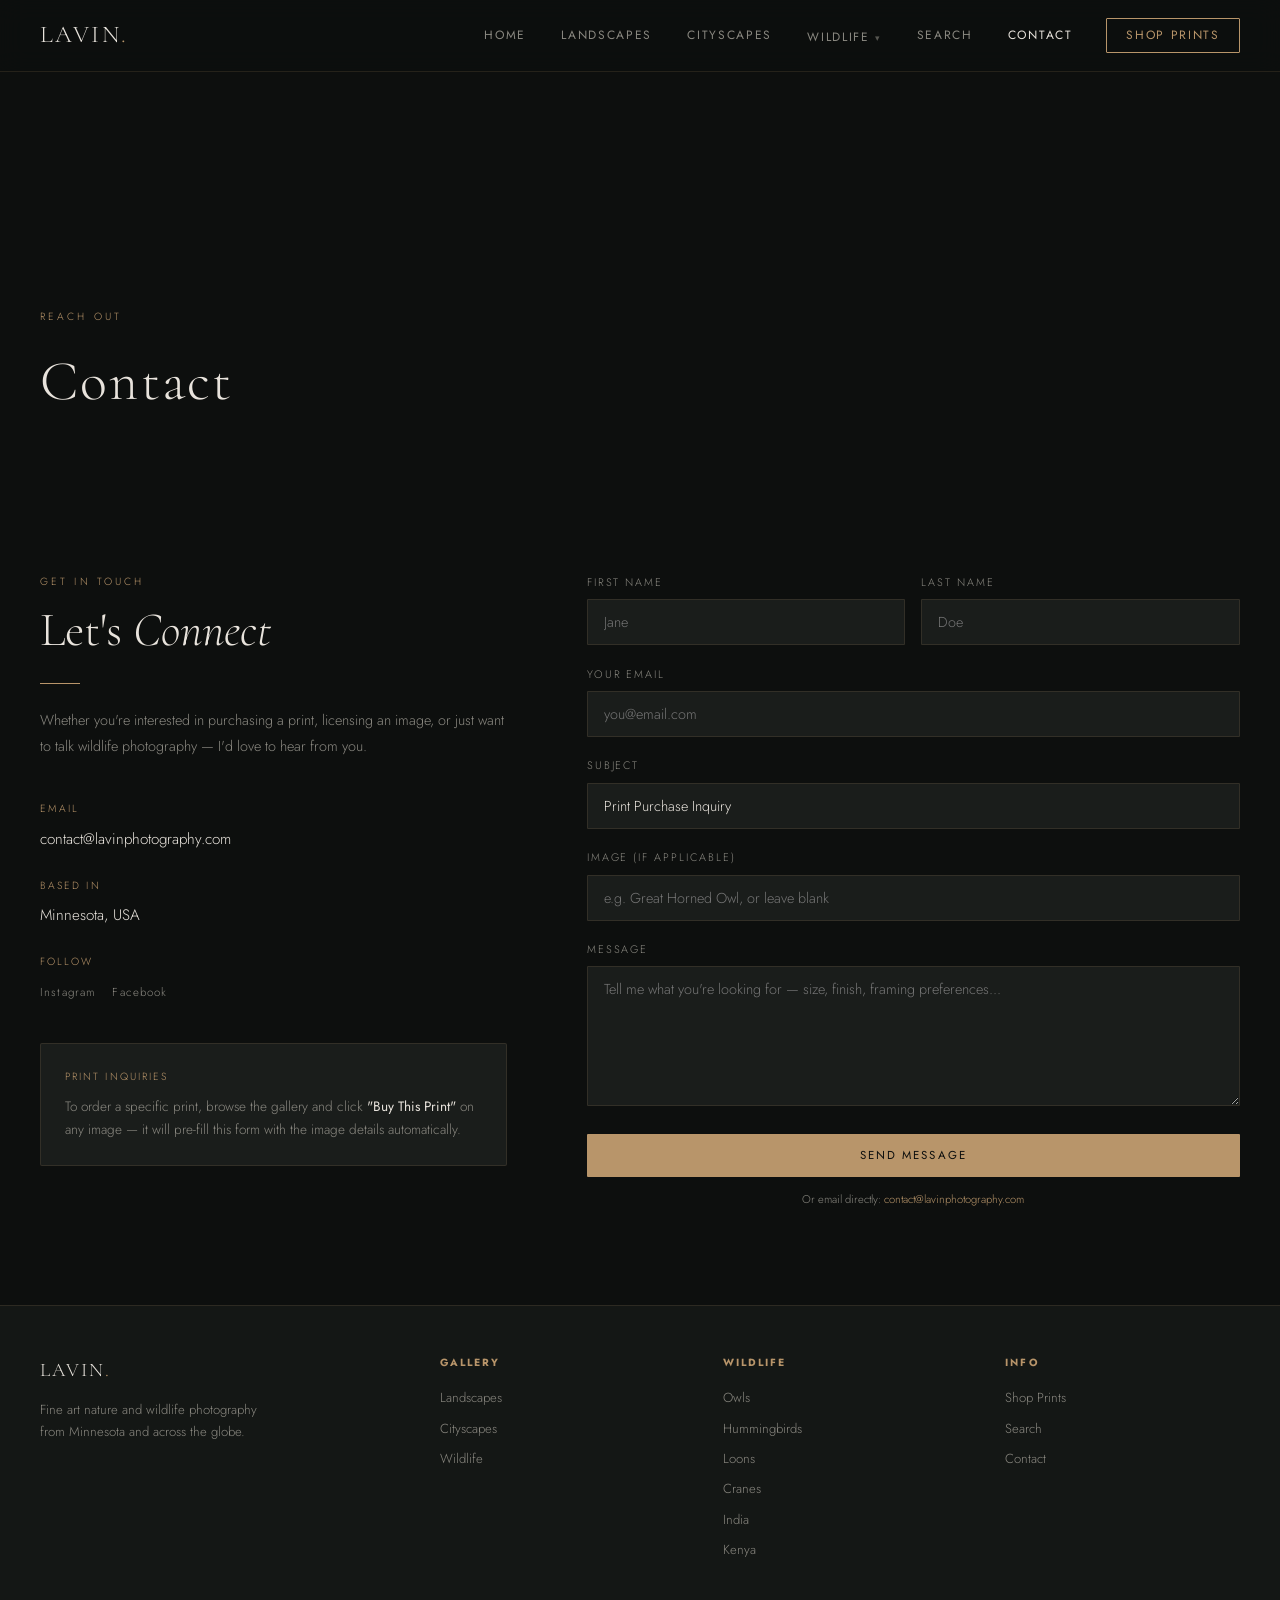
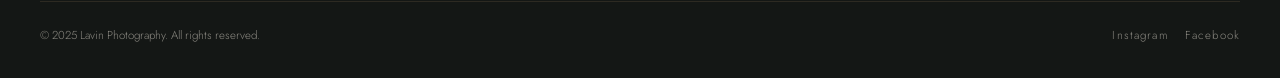
<file: contact.html>
<!DOCTYPE html>
<html lang="en">
<head>
  <meta charset="UTF-8" />
  <meta name="viewport" content="width=device-width, initial-scale=1.0" />
  <title>Contact — Lavin Photography</title>
  <link rel="stylesheet" href="css/style.css" />
</head>
<body>
<header>
  <a class="logo" href="index.html">Lavin<span>.</span></a>
  <nav>
    <a href="index.html">Home</a>
    <a href="landscapes.html">Landscapes</a>
    <a href="cityscapes.html">Cityscapes</a>
    <div class="nav-dropdown">
      <a href="wildlife.html">Wildlife</a>
      <div class="dropdown-menu">
        <a href="wildlife.html#owls">Owls</a>
        <a href="wildlife.html#hummingbirds">Hummingbirds</a>
        <a href="wildlife.html#loons">Loons</a>
        <a href="wildlife.html#cranes">Cranes</a>
        <a href="wildlife.html#india">India</a>
        <a href="wildlife.html#kenya">Kenya</a>
      </div>
    </div>
    <a href="search.html">Search</a>
    <a href="contact.html" class="active">Contact</a>
    <a href="prints.html" class="nav-cta">Shop Prints</a>
  </nav>
  <button class="hamburger" aria-label="Menu"><span></span><span></span><span></span></button>
</header>
<div class="mobile-menu">
  <a href="index.html">Home</a><a href="landscapes.html">Landscapes</a><a href="cityscapes.html">Cityscapes</a>
  <a href="wildlife.html">Wildlife</a>
  <a class="mobile-sub" href="wildlife.html#owls">↳ Owls</a><a class="mobile-sub" href="wildlife.html#hummingbirds">↳ Hummingbirds</a>
  <a class="mobile-sub" href="wildlife.html#loons">↳ Loons</a><a class="mobile-sub" href="wildlife.html#cranes">↳ Cranes</a>
  <a class="mobile-sub" href="wildlife.html#india">↳ India</a><a class="mobile-sub" href="wildlife.html#kenya">↳ Kenya</a>
  <a href="search.html">Search</a><a href="contact.html">Contact</a><a href="prints.html">Shop Prints</a>
</div>

<div class="page-hero" style="margin-top: var(--nav-height);">
  <div class="page-hero-bg" style="background-image: url('https://images.unsplash.com/photo-1501854140801-50d01698950b?w=1600&q=80');"></div>
  <div class="page-hero-overlay"></div>
  <div class="page-hero-content">
    <p class="section-label" style="margin-bottom:0.5rem;">Reach Out</p>
    <h1>Contact</h1>
  </div>
</div>

<section class="section">
  <div class="section-inner">
    <div class="contact-grid">
      <div>
        <p class="section-label reveal">Get in Touch</p>
        <h2 class="section-title reveal">Let's <em>Connect</em></h2>
        <div class="divider reveal"></div>
        <p class="section-desc reveal">Whether you're interested in purchasing a print, licensing an image, or just want to talk wildlife photography — I'd love to hear from you.</p>

        <div style="margin-top:2.5rem;" class="reveal">
          <p style="font-size:0.65rem; letter-spacing:0.2em; text-transform:uppercase; color:var(--accent); margin-bottom:0.5rem;">Email</p>
          <a href="mailto:contact@lavinphotography.com" style="color:var(--text-primary); font-size:0.95rem; text-decoration:none; transition:color 0.2s;" onmouseover="this.style.color='var(--accent)'" onmouseout="this.style.color='var(--text-primary)'">contact@lavinphotography.com</a>
        </div>
        <div style="margin-top:1.5rem;" class="reveal">
          <p style="font-size:0.65rem; letter-spacing:0.2em; text-transform:uppercase; color:var(--accent); margin-bottom:0.5rem;">Based In</p>
          <p style="color:var(--text-primary); font-size:0.95rem;">Minnesota, USA</p>
        </div>
        <div style="margin-top:1.5rem;" class="reveal">
          <p style="font-size:0.65rem; letter-spacing:0.2em; text-transform:uppercase; color:var(--accent); margin-bottom:0.8rem;">Follow</p>
          <div class="social-links" style="justify-content:flex-start;">
            <a href="https://www.instagram.com" target="_blank" rel="noopener">Instagram</a>
            <a href="https://www.facebook.com" target="_blank" rel="noopener">Facebook</a>
          </div>
        </div>

        <div style="margin-top:2.5rem; padding:1.5rem; background:var(--bg-card); border:1px solid var(--border); border-radius:2px;" class="reveal">
          <p style="font-size:0.65rem; letter-spacing:0.2em; text-transform:uppercase; color:var(--accent); margin-bottom:0.6rem;">Print Inquiries</p>
          <p style="font-size:0.85rem; color:var(--text-muted); line-height:1.7;">To order a specific print, browse the gallery and click <strong style="color:var(--text-primary); font-weight:400;">"Buy This Print"</strong> on any image — it will pre-fill this form with the image details automatically.</p>
        </div>
      </div>

      <div class="reveal">
        <!-- ACTION points to Formspree — replace YOUR_FORM_ID with your actual Formspree form ID -->
        <!-- Until then, the JS handler below intercepts and shows a mailto fallback -->
        <form id="contact-form" action="https://formspree.io/f/YOUR_FORM_ID" method="POST">
          <input type="hidden" name="_replyto" value="contact@lavinphotography.com" />
          <input type="hidden" name="_subject" id="hidden-subject" value="Photography Inquiry" />

          <div style="display:grid; grid-template-columns:1fr 1fr; gap:1rem;">
            <div class="form-group">
              <label for="fname">First Name</label>
              <input id="fname" type="text" name="first_name" placeholder="Jane" required />
            </div>
            <div class="form-group">
              <label for="lname">Last Name</label>
              <input id="lname" type="text" name="last_name" placeholder="Doe" required />
            </div>
          </div>
          <div class="form-group">
            <label for="email">Your Email</label>
            <input id="email" type="email" name="email" placeholder="you@email.com" required />
          </div>
          <div class="form-group">
            <label for="subject">Subject</label>
            <select id="subject" name="subject">
              <option value="Print Purchase Inquiry">Print Purchase Inquiry</option>
              <option value="Image Licensing">Image Licensing</option>
              <option value="Custom Print Request">Custom Print Request</option>
              <option value="General Question">General Question</option>
            </select>
          </div>
          <div class="form-group">
            <label for="image-ref">Image (if applicable)</label>
            <input id="image-ref" type="text" name="image_reference" placeholder="e.g. Great Horned Owl, or leave blank" />
          </div>
          <div class="form-group">
            <label for="message">Message</label>
            <textarea id="message" name="message" placeholder="Tell me what you're looking for — size, finish, framing preferences..." required></textarea>
          </div>
          <button type="submit" class="btn-primary" style="width:100%; text-align:center; cursor:pointer; font-family:inherit;">Send Message</button>
          <p style="font-size:0.7rem; color:var(--text-muted); margin-top:0.8rem; text-align:center;">
            Or email directly: <a href="mailto:contact@lavinphotography.com" style="color:var(--accent); text-decoration:none;">contact@lavinphotography.com</a>
          </p>
        </form>
      </div>
    </div>
  </div>
</section>

<footer>
  <div class="footer-inner">
    <div class="footer-brand"><a class="logo" href="index.html">Lavin<span>.</span></a><p>Fine art nature and wildlife photography from Minnesota and across the globe.</p></div>
    <div class="footer-col"><h4>Gallery</h4><a href="landscapes.html">Landscapes</a><a href="cityscapes.html">Cityscapes</a><a href="wildlife.html">Wildlife</a></div>
    <div class="footer-col"><h4>Wildlife</h4><a href="wildlife.html#owls">Owls</a><a href="wildlife.html#hummingbirds">Hummingbirds</a><a href="wildlife.html#loons">Loons</a><a href="wildlife.html#cranes">Cranes</a><a href="wildlife.html#india">India</a><a href="wildlife.html#kenya">Kenya</a></div>
    <div class="footer-col"><h4>Info</h4><a href="prints.html">Shop Prints</a><a href="search.html">Search</a><a href="contact.html">Contact</a></div>
  </div>
  <div class="footer-bottom"><span>© 2025 Lavin Photography. All rights reserved.</span><div class="social-links"><a href="https://www.instagram.com" target="_blank" rel="noopener">Instagram</a><a href="https://www.facebook.com" target="_blank" rel="noopener">Facebook</a></div></div>
</footer>

<script src="js/main.js"></script>
<script>
  // Pre-fill form from URL params (set by "Buy This Print" buttons on gallery pages)
  const params = new URLSearchParams(window.location.search);
  if (params.get('image')) {
    document.getElementById('image-ref').value = params.get('image');
    document.getElementById('subject').value = 'Print Purchase Inquiry';
    document.getElementById('hidden-subject').value = 'Print Inquiry: ' + params.get('image');
    document.getElementById('message').placeholder = 'I\'m interested in a print of "' + params.get('image') + '". Please let me know available sizes and pricing.';
  }

  // Form submission handler — mailto fallback until Formspree is wired up
  document.getElementById('contact-form').addEventListener('submit', function(e) {
    const formId = 'YOUR_FORM_ID';
    if (formId === 'YOUR_FORM_ID') {
      // Formspree not yet configured — use mailto fallback
      e.preventDefault();
      const fname = document.getElementById('fname').value;
      const lname = document.getElementById('lname').value;
      const subj = document.getElementById('subject').value;
      const imgRef = document.getElementById('image-ref').value;
      const msg = document.getElementById('message').value;
      const body = [
        'From: ' + fname + ' ' + lname,
        imgRef ? 'Image: ' + imgRef : '',
        '',
        msg
      ].filter(Boolean).join('\n');
      window.location.href = 'mailto:contact@lavinphotography.com'
        + '?subject=' + encodeURIComponent(subj)
        + '&body=' + encodeURIComponent(body);
    }
    // If Formspree IS configured, the form submits normally
  });
</script>
</body>
</html>
</file>
<file: css/style.css>
@import url('https://fonts.googleapis.com/css2?family=Cormorant+Garamond:ital,wght@0,300;0,400;0,600;1,300;1,400&family=Jost:wght@200;300;400;500&display=swap');

*, *::before, *::after { box-sizing: border-box; margin: 0; padding: 0; }

:root {
  --bg: #0d0f0e;
  --bg-surface: #141715;
  --bg-card: #1a1d1b;
  --text-primary: #e8e3dc;
  --text-muted: #8a8880;
  --accent: #b8956a;
  --accent-light: #d4b48a;
  --border: rgba(184,149,106,0.15);
  --border-hover: rgba(184,149,106,0.35);
  --nav-height: 72px;
}

html { scroll-behavior: smooth; }

body {
  font-family: 'Jost', sans-serif;
  background: var(--bg);
  color: var(--text-primary);
  font-weight: 300;
  font-size: 16px;
  line-height: 1.7;
  overflow-x: hidden;
}

/* ── IMAGE THEFT DETERRENCE ──────────────────────────────── */
img {
  -webkit-user-select: none;
  user-select: none;
  -webkit-user-drag: none;
  pointer-events: none;
}
.item, .cat-card, .search-item, .print-card, [data-lightbox] {
  pointer-events: auto;
}


header {
  position: fixed;
  top: 0; left: 0; right: 0;
  height: var(--nav-height);
  z-index: 100;
  display: flex;
  align-items: center;
  justify-content: space-between;
  padding: 0 2.5rem;
  background: rgba(13,15,14,0.92);
  backdrop-filter: blur(12px);
  border-bottom: 1px solid var(--border);
  transition: background 0.3s;
}

.logo {
  font-family: 'Cormorant Garamond', serif;
  font-weight: 300;
  font-size: 1.5rem;
  letter-spacing: 0.1em;
  color: var(--text-primary);
  text-decoration: none;
  text-transform: uppercase;
}
.logo span { color: var(--accent); }

nav { display: flex; align-items: center; gap: 0; }

nav a {
  font-size: 0.75rem;
  font-weight: 400;
  letter-spacing: 0.14em;
  text-transform: uppercase;
  color: var(--text-muted);
  text-decoration: none;
  padding: 0.5rem 1.1rem;
  transition: color 0.2s;
  position: relative;
}
nav a:hover, nav a.active { color: var(--text-primary); }

.nav-dropdown { position: relative; }
.nav-dropdown > a::after {
  content: '▾';
  font-size: 0.55rem;
  margin-left: 5px;
  opacity: 0.6;
}
.dropdown-menu {
  position: absolute;
  top: calc(100% + 12px);
  left: 50%;
  transform: translateX(-50%);
  min-width: 160px;
  background: var(--bg-surface);
  border: 1px solid var(--border);
  border-radius: 2px;
  padding: 0.5rem 0;
  opacity: 0;
  pointer-events: none;
  transform: translateX(-50%) translateY(-6px);
  transition: opacity 0.2s, transform 0.2s;
}
.nav-dropdown:hover .dropdown-menu {
  opacity: 1;
  pointer-events: all;
  transform: translateX(-50%) translateY(0);
}
.dropdown-menu a {
  display: block;
  padding: 0.45rem 1.2rem;
  font-size: 0.7rem;
  letter-spacing: 0.12em;
  color: var(--text-muted);
  text-decoration: none;
  transition: color 0.2s, background 0.2s;
}
.dropdown-menu a:hover { color: var(--accent-light); background: rgba(184,149,106,0.05); }

.nav-cta {
  margin-left: 1rem;
  background: transparent;
  border: 1px solid var(--accent);
  color: var(--accent) !important;
  border-radius: 1px;
  padding: 0.4rem 1.2rem !important;
  transition: background 0.2s, color 0.2s !important;
}
.nav-cta:hover { background: var(--accent) !important; color: var(--bg) !important; }

/* ── HAMBURGER ────────────────────────────────────────────── */
.hamburger {
  display: none;
  flex-direction: column;
  gap: 5px;
  cursor: pointer;
  background: none;
  border: none;
  padding: 4px;
}
.hamburger span {
  display: block;
  width: 24px;
  height: 1px;
  background: var(--text-primary);
  transition: transform 0.3s, opacity 0.3s;
}
.hamburger.open span:nth-child(1) { transform: translateY(6px) rotate(45deg); }
.hamburger.open span:nth-child(2) { opacity: 0; }
.hamburger.open span:nth-child(3) { transform: translateY(-6px) rotate(-45deg); }

.mobile-menu {
  display: none;
  position: fixed;
  top: var(--nav-height);
  left: 0; right: 0;
  background: var(--bg-surface);
  border-bottom: 1px solid var(--border);
  z-index: 99;
  padding: 1rem 0;
}
.mobile-menu.open { display: block; }
.mobile-menu a {
  display: block;
  padding: 0.7rem 2.5rem;
  font-size: 0.8rem;
  letter-spacing: 0.12em;
  text-transform: uppercase;
  color: var(--text-muted);
  text-decoration: none;
}
.mobile-menu a:hover { color: var(--accent-light); }
.mobile-menu .mobile-sub { padding-left: 3.5rem; color: var(--text-muted); opacity: 0.7; font-size: 0.72rem; }

/* ── HERO ─────────────────────────────────────────────────── */
.hero {
  height: 100vh;
  min-height: 600px;
  position: relative;
  display: flex;
  align-items: center;
  justify-content: center;
  text-align: center;
  overflow: hidden;
}
.hero-bg {
  position: absolute;
  inset: 0;
  background: url('https://images.unsplash.com/photo-1506905925346-21bda4d32df4?w=1800&q=80') center/cover no-repeat;
  transform: scale(1.05);
  transition: transform 12s ease;
}
.hero-bg.loaded { transform: scale(1); }
.hero-overlay {
  position: absolute;
  inset: 0;
  background: linear-gradient(to bottom,
    rgba(13,15,14,0.45) 0%,
    rgba(13,15,14,0.25) 40%,
    rgba(13,15,14,0.65) 100%);
}
.hero-content { position: relative; z-index: 2; padding: 0 2rem; }
.hero-eyebrow {
  font-family: 'Jost', sans-serif;
  font-size: 0.68rem;
  letter-spacing: 0.3em;
  text-transform: uppercase;
  color: var(--accent);
  margin-bottom: 1.2rem;
  opacity: 0;
  animation: fadeUp 0.8s 0.3s forwards;
}
.hero h1 {
  font-family: 'Cormorant Garamond', serif;
  font-weight: 300;
  font-size: clamp(3rem, 8vw, 6rem);
  letter-spacing: 0.04em;
  line-height: 1.05;
  color: var(--text-primary);
  opacity: 0;
  animation: fadeUp 0.8s 0.5s forwards;
}
.hero h1 em { font-style: italic; color: var(--accent-light); }
.hero-sub {
  font-size: 0.85rem;
  letter-spacing: 0.15em;
  text-transform: uppercase;
  color: rgba(232,227,220,0.7);
  margin-top: 1.2rem;
  opacity: 0;
  animation: fadeUp 0.8s 0.7s forwards;
}
.hero-actions {
  margin-top: 2.5rem;
  display: flex;
  gap: 1rem;
  justify-content: center;
  flex-wrap: wrap;
  opacity: 0;
  animation: fadeUp 0.8s 0.9s forwards;
}
.btn-primary {
  font-family: 'Jost', sans-serif;
  font-size: 0.72rem;
  letter-spacing: 0.18em;
  text-transform: uppercase;
  padding: 0.85rem 2.2rem;
  background: var(--accent);
  color: var(--bg);
  border: none;
  cursor: pointer;
  text-decoration: none;
  transition: background 0.2s, transform 0.2s;
  border-radius: 1px;
  display: inline-block;
}
.btn-primary:hover { background: var(--accent-light); transform: translateY(-1px); }
.btn-ghost {
  font-family: 'Jost', sans-serif;
  font-size: 0.72rem;
  letter-spacing: 0.18em;
  text-transform: uppercase;
  padding: 0.85rem 2.2rem;
  background: transparent;
  color: var(--text-primary);
  border: 1px solid rgba(232,227,220,0.4);
  cursor: pointer;
  text-decoration: none;
  transition: border-color 0.2s, color 0.2s;
  border-radius: 1px;
  display: inline-block;
}
.btn-ghost:hover { border-color: var(--text-primary); }

.hero-scroll {
  position: absolute;
  bottom: 2rem;
  left: 50%;
  transform: translateX(-50%);
  z-index: 2;
  display: flex;
  flex-direction: column;
  align-items: center;
  gap: 6px;
  color: var(--text-muted);
  font-size: 0.6rem;
  letter-spacing: 0.2em;
  text-transform: uppercase;
  animation: bounce 2s infinite;
}
.hero-scroll::before {
  content: '';
  display: block;
  width: 1px;
  height: 40px;
  background: linear-gradient(to bottom, transparent, var(--accent));
}

/* ── SECTIONS ─────────────────────────────────────────────── */
.section { padding: 6rem 2.5rem; }
.section-inner { max-width: 1300px; margin: 0 auto; }

.section-label {
  font-size: 0.65rem;
  letter-spacing: 0.3em;
  text-transform: uppercase;
  color: var(--accent);
  margin-bottom: 0.8rem;
}
.section-title {
  font-family: 'Cormorant Garamond', serif;
  font-weight: 300;
  font-size: clamp(2rem, 4vw, 3rem);
  line-height: 1.15;
  color: var(--text-primary);
  margin-bottom: 1rem;
}
.section-title em { font-style: italic; }
.section-desc {
  font-size: 0.9rem;
  color: var(--text-muted);
  max-width: 520px;
  line-height: 1.8;
}

.divider {
  width: 40px;
  height: 1px;
  background: var(--accent);
  margin: 1.5rem 0;
}

/* ── FEATURED GALLERY GRID ─────────────────────────────────── */
.gallery-grid {
  display: grid;
  grid-template-columns: repeat(3, 1fr);
  grid-template-rows: auto;
  gap: 4px;
  margin-top: 3rem;
}
.gallery-grid .item { position: relative; overflow: hidden; cursor: pointer; }
.gallery-grid .item:first-child { grid-column: span 2; }
.gallery-grid .item img {
  width: 100%;
  height: 100%;
  object-fit: cover;
  display: block;
  transition: transform 0.6s ease, filter 0.4s;
  filter: brightness(0.88);
  min-height: 280px;
}
.gallery-grid .item:hover img { transform: scale(1.04); filter: brightness(0.7); }
.gallery-grid .item-label {
  position: absolute;
  bottom: 0; left: 0; right: 0;
  padding: 1.5rem 1.2rem 1rem;
  background: linear-gradient(to top, rgba(13,15,14,0.85) 0%, transparent 100%);
  font-family: 'Cormorant Garamond', serif;
  font-size: 1.1rem;
  font-weight: 300;
  letter-spacing: 0.06em;
  color: var(--text-primary);
  opacity: 0;
  transform: translateY(6px);
  transition: opacity 0.3s, transform 0.3s;
}
.gallery-grid .item:hover .item-label { opacity: 1; transform: translateY(0); }

/* ── CATEGORY CARDS ─────────────────────────────────────────── */
.cat-grid {
  display: grid;
  grid-template-columns: repeat(auto-fill, minmax(280px, 1fr));
  gap: 2px;
  margin-top: 3rem;
}
.cat-card {
  position: relative;
  overflow: hidden;
  aspect-ratio: 4/3;
  cursor: pointer;
  text-decoration: none;
  display: block;
}
.cat-card img {
  width: 100%;
  height: 100%;
  object-fit: cover;
  filter: brightness(0.7);
  transition: transform 0.5s, filter 0.4s;
}
.cat-card:hover img { transform: scale(1.06); filter: brightness(0.5); }
.cat-card-body {
  position: absolute;
  inset: 0;
  display: flex;
  flex-direction: column;
  align-items: center;
  justify-content: center;
  padding: 1.5rem;
  text-align: center;
}
.cat-card-title {
  font-family: 'Cormorant Garamond', serif;
  font-size: 1.6rem;
  font-weight: 300;
  letter-spacing: 0.06em;
  color: var(--text-primary);
  transition: color 0.3s;
}
.cat-card-sub {
  font-size: 0.65rem;
  letter-spacing: 0.2em;
  text-transform: uppercase;
  color: var(--accent);
  margin-top: 0.4rem;
  opacity: 0;
  transform: translateY(4px);
  transition: opacity 0.3s, transform 0.3s;
}
.cat-card:hover .cat-card-sub { opacity: 1; transform: translateY(0); }

/* ── ABOUT STRIP ─────────────────────────────────────────────── */
.about-strip {
  display: grid;
  grid-template-columns: 1fr 1fr;
  gap: 5rem;
  align-items: center;
}
.about-strip img {
  width: 100%;
  aspect-ratio: 3/4;
  object-fit: cover;
  filter: brightness(0.88) saturate(0.9);
}
.about-text .section-desc { max-width: none; }
.stat-row { display: flex; gap: 2.5rem; margin-top: 2.5rem; }
.stat { border-left: 1px solid var(--accent); padding-left: 1rem; }
.stat-num {
  font-family: 'Cormorant Garamond', serif;
  font-size: 2.2rem;
  font-weight: 300;
  color: var(--text-primary);
  line-height: 1;
}
.stat-label { font-size: 0.65rem; letter-spacing: 0.15em; text-transform: uppercase; color: var(--text-muted); margin-top: 0.3rem; }

/* ── PRINTS CTA BANNER ────────────────────────────────────────── */
.prints-banner {
  background: var(--bg-card);
  border-top: 1px solid var(--border);
  border-bottom: 1px solid var(--border);
  padding: 5rem 2.5rem;
  text-align: center;
  position: relative;
  overflow: hidden;
}
.prints-banner::before {
  content: '';
  position: absolute;
  inset: 0;
  background: url('https://images.unsplash.com/photo-1501854140801-50d01698950b?w=1400&q=60') center/cover;
  opacity: 0.08;
}
.prints-banner > * { position: relative; }
.prints-banner .section-title { margin: 0 auto 1rem; max-width: 600px; }
.prints-banner .section-desc { margin: 0 auto 2rem; text-align: center; }

/* ── WILDLIFE SUB NAV ───────────────────────────────────────── */
.pill-nav {
  display: flex;
  gap: 0.5rem;
  flex-wrap: wrap;
  margin-bottom: 2.5rem;
}
.pill {
  font-size: 0.68rem;
  letter-spacing: 0.14em;
  text-transform: uppercase;
  padding: 0.4rem 1rem;
  border: 1px solid var(--border);
  border-radius: 1px;
  color: var(--text-muted);
  cursor: pointer;
  transition: border-color 0.2s, color 0.2s, background 0.2s;
  background: transparent;
}
.pill:hover, .pill.active { border-color: var(--accent); color: var(--accent); }

/* ── CONTACT FORM ─────────────────────────────────────────────── */
.contact-grid {
  display: grid;
  grid-template-columns: 1fr 1.4fr;
  gap: 5rem;
  align-items: start;
}
.form-group { margin-bottom: 1.2rem; }
.form-group label {
  display: block;
  font-size: 0.68rem;
  letter-spacing: 0.18em;
  text-transform: uppercase;
  color: var(--text-muted);
  margin-bottom: 0.5rem;
}
.form-group input,
.form-group textarea,
.form-group select {
  width: 100%;
  background: var(--bg-card);
  border: 1px solid var(--border);
  color: var(--text-primary);
  font-family: 'Jost', sans-serif;
  font-size: 0.9rem;
  font-weight: 300;
  padding: 0.75rem 1rem;
  border-radius: 1px;
  transition: border-color 0.2s;
  outline: none;
  -webkit-appearance: none;
}
.form-group input:focus,
.form-group textarea:focus,
.form-group select:focus { border-color: var(--accent); }
.form-group textarea { min-height: 140px; resize: vertical; }
.form-group select { cursor: pointer; }
.form-group select option { background: var(--bg-card); }

/* ── FOOTER ─────────────────────────────────────────────────── */
footer {
  background: var(--bg-surface);
  border-top: 1px solid var(--border);
  padding: 3rem 2.5rem 2rem;
}
.footer-inner {
  max-width: 1300px;
  margin: 0 auto;
  display: grid;
  grid-template-columns: 1.5fr 1fr 1fr 1fr;
  gap: 3rem;
}
.footer-brand .logo { font-size: 1.2rem; }
.footer-brand p { font-size: 0.82rem; color: var(--text-muted); margin-top: 0.8rem; line-height: 1.7; max-width: 220px; }
.footer-col h4 {
  font-size: 0.65rem;
  letter-spacing: 0.2em;
  text-transform: uppercase;
  color: var(--accent);
  margin-bottom: 1rem;
}
.footer-col a {
  display: block;
  font-size: 0.82rem;
  color: var(--text-muted);
  text-decoration: none;
  margin-bottom: 0.5rem;
  transition: color 0.2s;
}
.footer-col a:hover { color: var(--text-primary); }
.footer-bottom {
  max-width: 1300px;
  margin: 2rem auto 0;
  padding-top: 1.5rem;
  border-top: 1px solid var(--border);
  display: flex;
  align-items: center;
  justify-content: space-between;
  font-size: 0.72rem;
  color: var(--text-muted);
}
.social-links { display: flex; gap: 1rem; }
.social-links a { color: var(--text-muted); text-decoration: none; font-size: 0.72rem; letter-spacing: 0.1em; transition: color 0.2s; }
.social-links a:hover { color: var(--accent); }

/* ── LIGHTBOX ────────────────────────────────────────────────── */
.lightbox-overlay {
  display: none;
  position: fixed;
  inset: 0;
  background: rgba(13,15,14,0.96);
  z-index: 200;
  align-items: center;
  justify-content: center;
}
.lightbox-overlay.open { display: flex; }
.lightbox-overlay img { max-width: 90vw; max-height: 90vh; object-fit: contain; }
.lightbox-close {
  position: absolute;
  top: 1.5rem; right: 2rem;
  font-size: 1.5rem;
  color: var(--text-muted);
  cursor: pointer;
  background: none;
  border: none;
  line-height: 1;
  transition: color 0.2s;
}
.lightbox-close:hover { color: var(--text-primary); }

/* ── BUY THIS PRINT HOVER BUTTON ─────────────────────────── */
.item, .search-item {
  position: relative;
}
.buy-print-btn {
  position: absolute;
  bottom: 0.8rem;
  right: 0.8rem;
  font-family: 'Jost', sans-serif;
  font-size: 0.6rem;
  letter-spacing: 0.14em;
  text-transform: uppercase;
  padding: 0.4rem 0.85rem;
  background: var(--accent);
  color: var(--bg);
  border: none;
  border-radius: 1px;
  cursor: pointer;
  text-decoration: none;
  opacity: 0;
  transform: translateY(4px);
  transition: opacity 0.25s, transform 0.25s, background 0.2s;
  z-index: 5;
  pointer-events: auto;
  white-space: nowrap;
}
.item:hover .buy-print-btn,
.search-item:hover .buy-print-btn { opacity: 1; transform: translateY(0); }
.buy-print-btn:hover { background: var(--accent-light); }

/* ── LIGHTBOX BUY BUTTON ─────────────────────────────────── */
.lightbox-buy {
  position: absolute;
  bottom: 1.5rem;
  left: 50%;
  transform: translateX(-50%);
  font-family: 'Jost', sans-serif;
  font-size: 0.68rem;
  letter-spacing: 0.16em;
  text-transform: uppercase;
  padding: 0.6rem 1.8rem;
  background: var(--accent);
  color: var(--bg);
  border: none;
  border-radius: 1px;
  cursor: pointer;
  text-decoration: none;
  display: inline-block;
  transition: background 0.2s;
}
.lightbox-buy:hover { background: var(--accent-light); }
.lightbox-title {
  position: absolute;
  top: 1.5rem;
  left: 50%;
  transform: translateX(-50%);
  font-family: 'Cormorant Garamond', serif;
  font-size: 1.1rem;
  font-weight: 300;
  color: var(--text-primary);
  white-space: nowrap;
  opacity: 0.85;
}


.page-hero {
  height: 45vh;
  min-height: 300px;
  position: relative;
  display: flex;
  align-items: flex-end;
  padding: 3rem 2.5rem;
  overflow: hidden;
}
.page-hero-bg {
  position: absolute;
  inset: 0;
  background-size: cover;
  background-position: center;
}
.page-hero-overlay {
  position: absolute;
  inset: 0;
  background: linear-gradient(to top, rgba(13,15,14,0.9) 0%, rgba(13,15,14,0.3) 100%);
}
.page-hero-content { position: relative; z-index: 2; }
.page-hero h1 {
  font-family: 'Cormorant Garamond', serif;
  font-weight: 300;
  font-size: clamp(2.2rem, 5vw, 3.5rem);
  letter-spacing: 0.04em;
  color: var(--text-primary);
}

/* ── ANIMATIONS ───────────────────────────────────────────────── */
@keyframes fadeUp {
  from { opacity: 0; transform: translateY(16px); }
  to { opacity: 1; transform: translateY(0); }
}
@keyframes bounce {
  0%, 100% { transform: translateX(-50%) translateY(0); }
  50% { transform: translateX(-50%) translateY(6px); }
}

.reveal {
  opacity: 0;
  transform: translateY(20px);
  transition: opacity 0.7s ease, transform 0.7s ease;
}
.reveal.visible { opacity: 1; transform: translateY(0); }

/* ── RESPONSIVE ───────────────────────────────────────────────── */
@media (max-width: 900px) {
  header nav { display: none; }
  .hamburger { display: flex; }
  .gallery-grid { grid-template-columns: 1fr 1fr; }
  .gallery-grid .item:first-child { grid-column: span 2; }
  .about-strip { grid-template-columns: 1fr; gap: 2.5rem; }
  .contact-grid { grid-template-columns: 1fr; gap: 2.5rem; }
  .footer-inner { grid-template-columns: 1fr 1fr; gap: 2rem; }
}
@media (max-width: 600px) {
  .section { padding: 4rem 1.5rem; }
  header { padding: 0 1.5rem; }
  .gallery-grid { grid-template-columns: 1fr; }
  .gallery-grid .item:first-child { grid-column: span 1; }
  .cat-grid { grid-template-columns: 1fr 1fr; }
  .footer-inner { grid-template-columns: 1fr; }
  .footer-bottom { flex-direction: column; gap: 1rem; text-align: center; }
  .stat-row { flex-wrap: wrap; gap: 1.5rem; }
}
</file>
